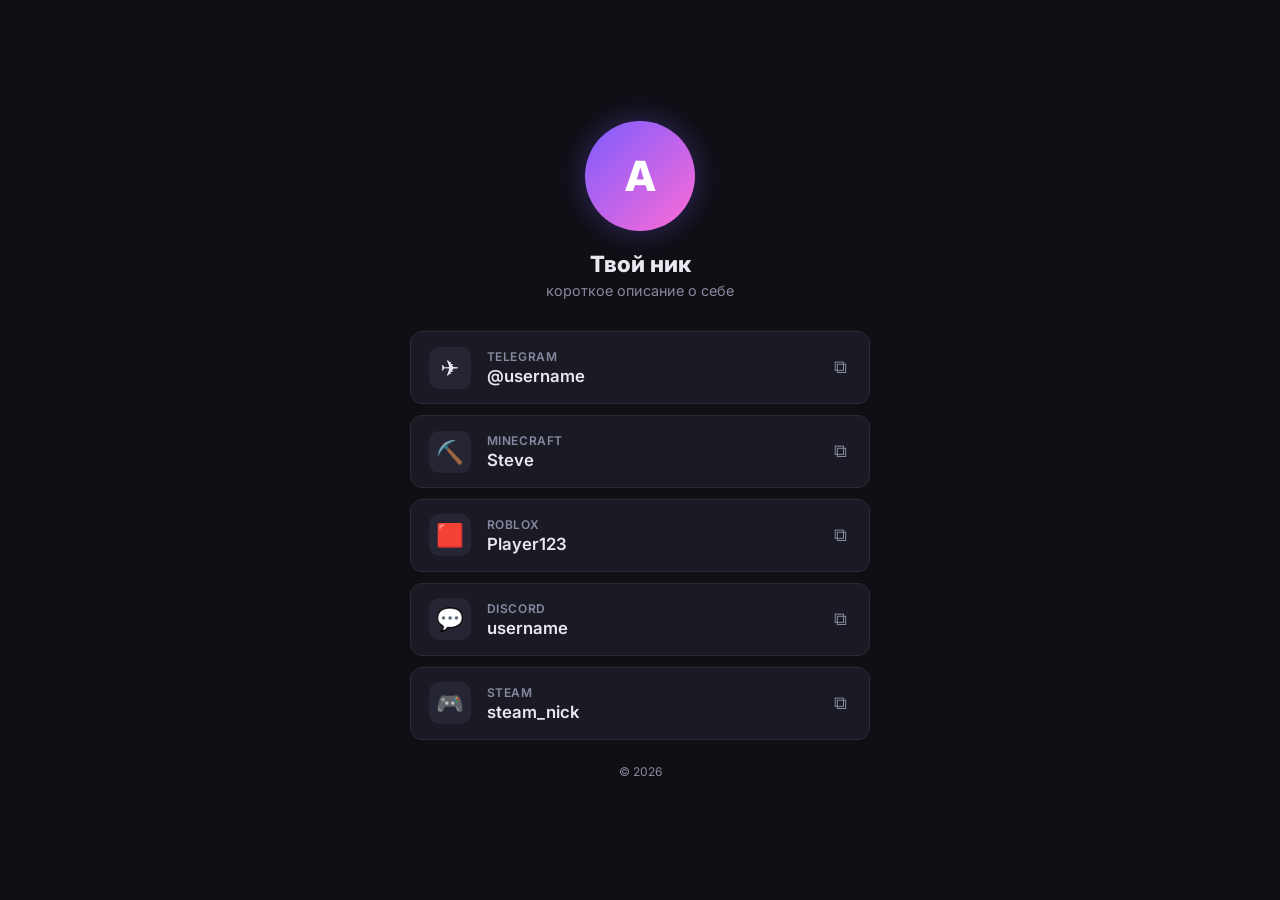
<file: mineServer.html>
<!DOCTYPE html>
<html lang="ru">
  <head>
    <meta charset="UTF-8" />
    <meta name="viewport" content="width=device-width, initial-scale=1.0" />
    <title>Профиль</title>
    <style>
      @import url('https://fonts.googleapis.com/css2?family=Inter:wght@400;600;800&display=swap');

      :root {
        --bg: #0f0f14;
        --card: #1a1a24;
        --accent: #7c5cff;
        --accent-glow: rgba(124, 92, 255, 0.35);
        --text: #e8e8f0;
        --muted: #8888a0;
      }

      * {
        margin: 0;
        padding: 0;
        box-sizing: border-box;
      }

      body {
        font-family: 'Inter', system-ui, sans-serif;
        background: var(--bg);
        color: var(--text);
        min-height: 100vh;
        display: flex;
        align-items: center;
        justify-content: center;
        padding: 2rem 1rem;
      }

      .profile {
        width: 100%;
        max-width: 460px;
      }

      .avatar {
        width: 110px;
        height: 110px;
        margin: 0 auto 1.2rem;
        border-radius: 50%;
        background: linear-gradient(135deg, var(--accent), #ff6bd6);
        display: flex;
        align-items: center;
        justify-content: center;
        font-size: 2.6rem;
        font-weight: 800;
        color: #fff;
        box-shadow: 0 0 30px var(--accent-glow);
        user-select: none;
      }

      h1 {
        text-align: center;
        font-size: 1.4rem;
        font-weight: 800;
        margin-bottom: 0.3rem;
      }

      .bio {
        text-align: center;
        color: var(--muted);
        font-size: 0.9rem;
        margin-bottom: 2rem;
      }

      .card {
        display: flex;
        align-items: center;
        gap: 1rem;
        background: var(--card);
        border: 1px solid #2a2a38;
        border-radius: 12px;
        padding: 0.9rem 1.1rem;
        margin-bottom: 0.7rem;
        text-decoration: none;
        color: var(--text);
        transition: transform 0.18s ease, border-color 0.18s ease, box-shadow 0.18s ease;
      }

      .card:hover {
        transform: translateY(-3px);
        border-color: var(--accent);
        box-shadow: 0 6px 20px var(--accent-glow);
      }

      .icon {
        width: 42px;
        height: 42px;
        border-radius: 10px;
        display: flex;
        align-items: center;
        justify-content: center;
        font-size: 1.4rem;
        flex-shrink: 0;
        background: #252533;
      }

      .card-info {
        flex: 1;
        min-width: 0;
      }

      .platform {
        font-size: 0.75rem;
        color: var(--muted);
        text-transform: uppercase;
        letter-spacing: 0.05em;
        font-weight: 600;
      }

      .nick {
        font-size: 1.05rem;
        font-weight: 600;
        margin-top: 2px;
        overflow: hidden;
        text-overflow: ellipsis;
        white-space: nowrap;
      }

      .copy-btn {
        background: none;
        border: none;
        color: var(--muted);
        cursor: pointer;
        font-size: 1.1rem;
        padding: 0.3rem;
        border-radius: 6px;
        transition: color 0.2s, background 0.2s;
        flex-shrink: 0;
      }

      .copy-btn:hover {
        color: var(--accent);
        background: #252533;
      }

      .copy-btn.copied {
        color: #4ade80;
      }

      .footer {
        text-align: center;
        color: var(--muted);
        font-size: 0.75rem;
        margin-top: 1.5rem;
      }

      @media (max-width: 380px) {
        .avatar { width: 90px; height: 90px; font-size: 2.1rem; }
        h1 { font-size: 1.2rem; }
      }
    </style>
  </head>
  <body>
    <div class="profile">
      <div class="avatar" id="avatar">A</div>
      <h1 id="name">Твой ник</h1>
      <p class="bio">короткое описание о себе</p>

      <div id="cards"></div>

      <p class="footer">© 2026</p>
    </div>

    <script>
      // ── Данные профиля ──
      // Меняй значения на свои. Поле url — если платформа
      // поддерживает ссылку на профиль, иначе оставь пустым "".
      const profile = {
        name: "Твой ник",
        bio: "короткое описание о себе",
        avatarText: "A",
        links: [
          {
            platform: "Telegram",
            nick: "@username",
            url: "https://t.me/username",
            icon: "✈️",
          },
          {
            platform: "Minecraft",
            nick: "Steve",
            url: "",
            icon: "⛏️",
          },
          {
            platform: "Roblox",
            nick: "Player123",
            url: "https://www.roblox.com/users/profile?username=Player123",
            icon: "🟥",
          },
          {
            platform: "Discord",
            nick: "username",
            url: "",
            icon: "💬",
          },
          {
            platform: "Steam",
            nick: "steam_nick",
            url: "https://steamcommunity.com/id/steam_nick",
            icon: "🎮",
          },
        ],
      };

      // ── Заполнение страницы ──
      document.getElementById("name").textContent = profile.name;
      document.getElementById("avatar").textContent = profile.avatarText;
      document.querySelector(".bio").textContent = profile.bio;

      const cards = document.getElementById("cards");

      profile.links.forEach((link, i) => {
        const card = document.createElement("a");
        card.className = "card";
        if (link.url) {
          card.href = link.url;
          card.target = "_blank";
          card.rel = "noopener noreferrer";
        }

        card.innerHTML = `
          <div class="icon">${link.icon}</div>
          <div class="card-info">
            <div class="platform">${link.platform}</div>
            <div class="nick">${link.nick}</div>
          </div>
        `;

        // Кнопка копирования ника
        const copyBtn = document.createElement("button");
        copyBtn.className = "copy-btn";
        copyBtn.title = "Скопировать ник";
        copyBtn.innerHTML = "⧉";
        copyBtn.addEventListener("click", (e) => {
          e.preventDefault();
          e.stopPropagation();
          navigator.clipboard.writeText(link.nick).then(() => {
            copyBtn.classList.add("copied");
            copyBtn.innerHTML = "✓";
            setTimeout(() => {
              copyBtn.classList.remove("copied");
              copyBtn.innerHTML = "⧉";
            }, 1200);
          });
        });
        card.appendChild(copyBtn);

        cards.appendChild(card);
      });
    </script>
  </body>
</html>
</file>
